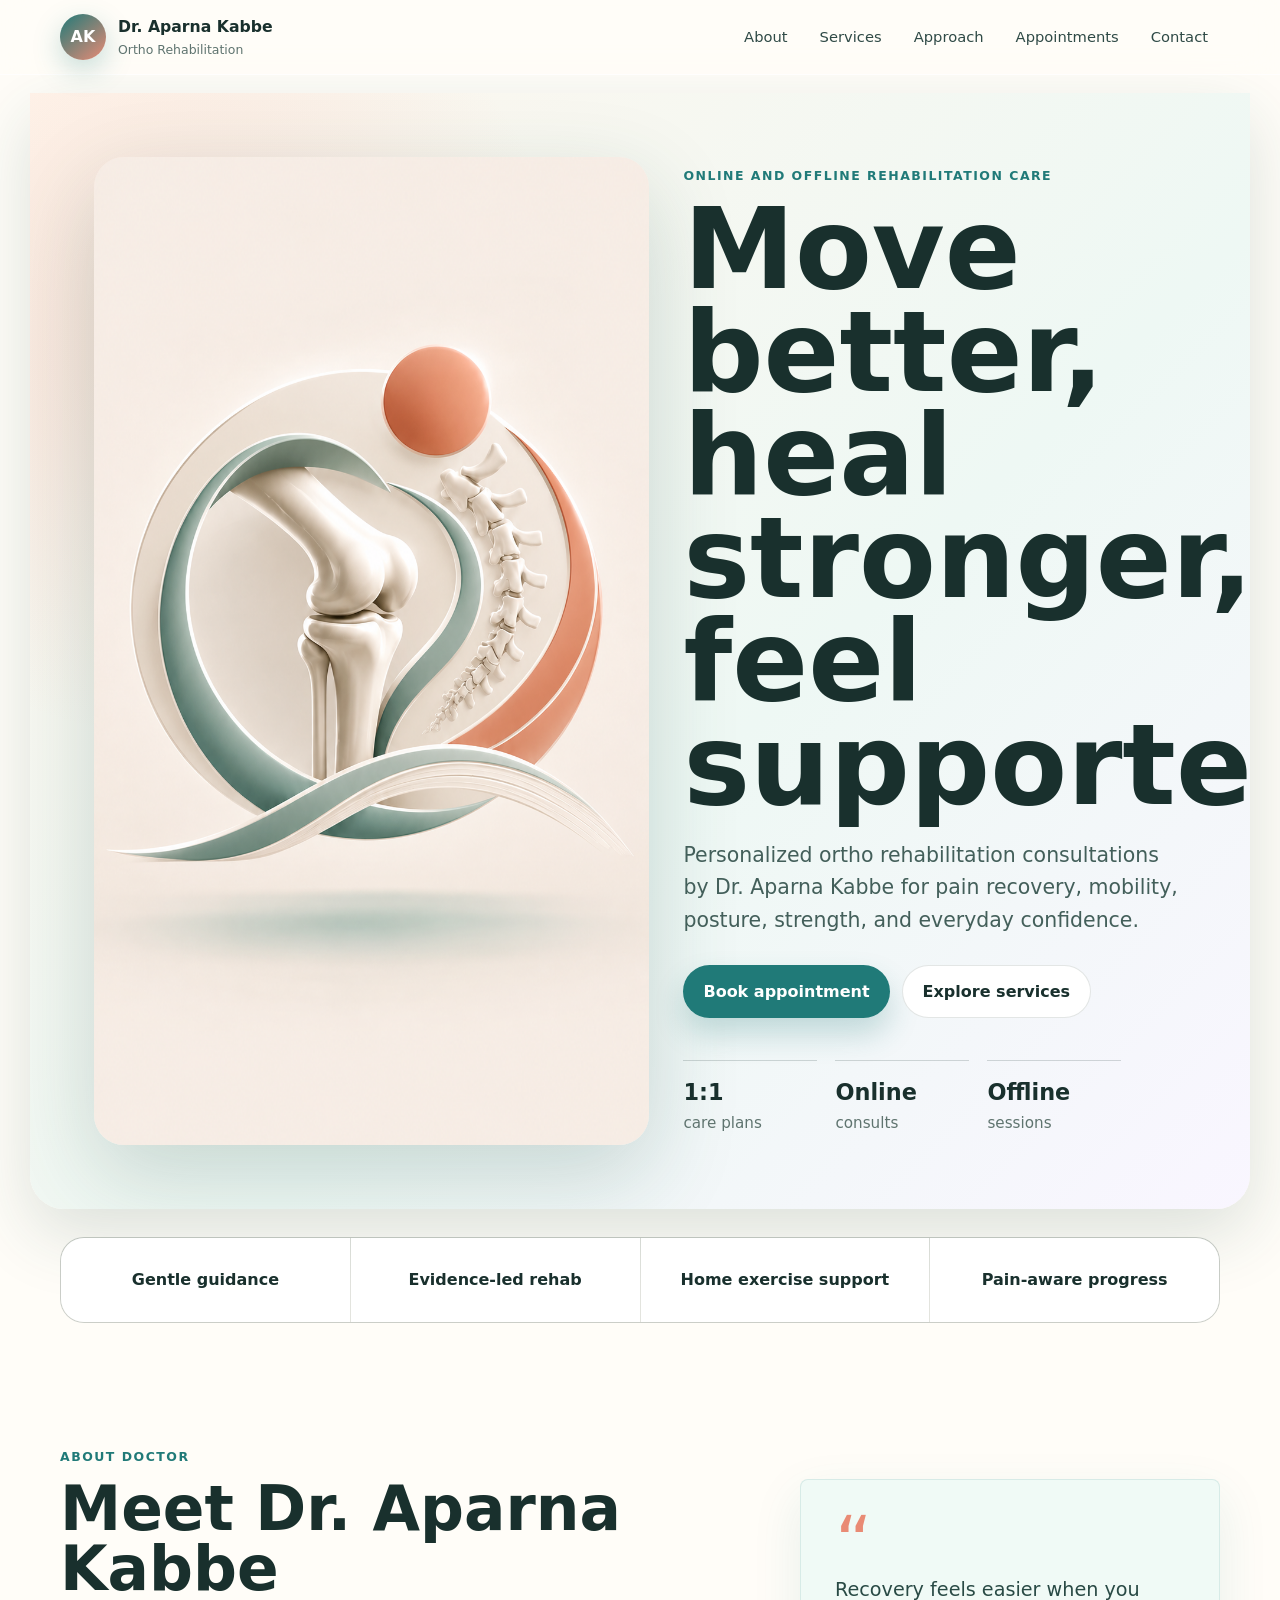
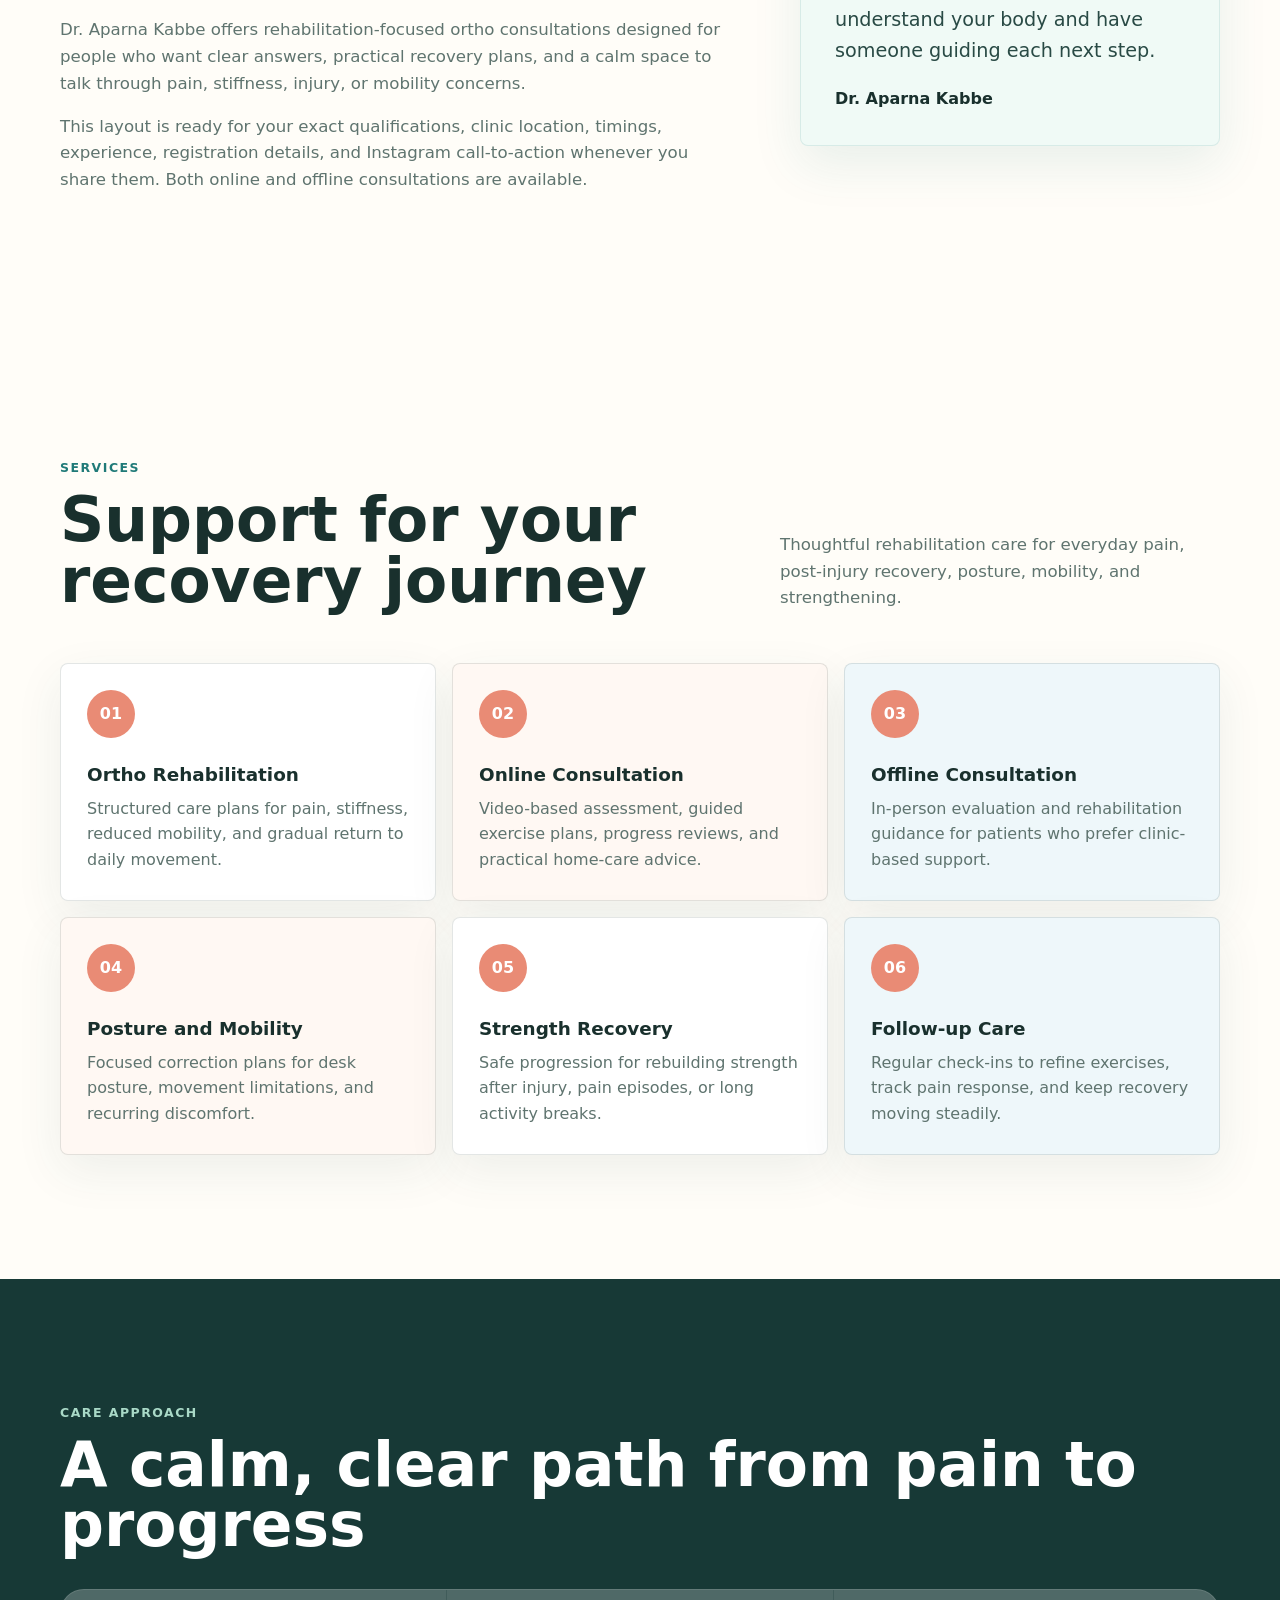
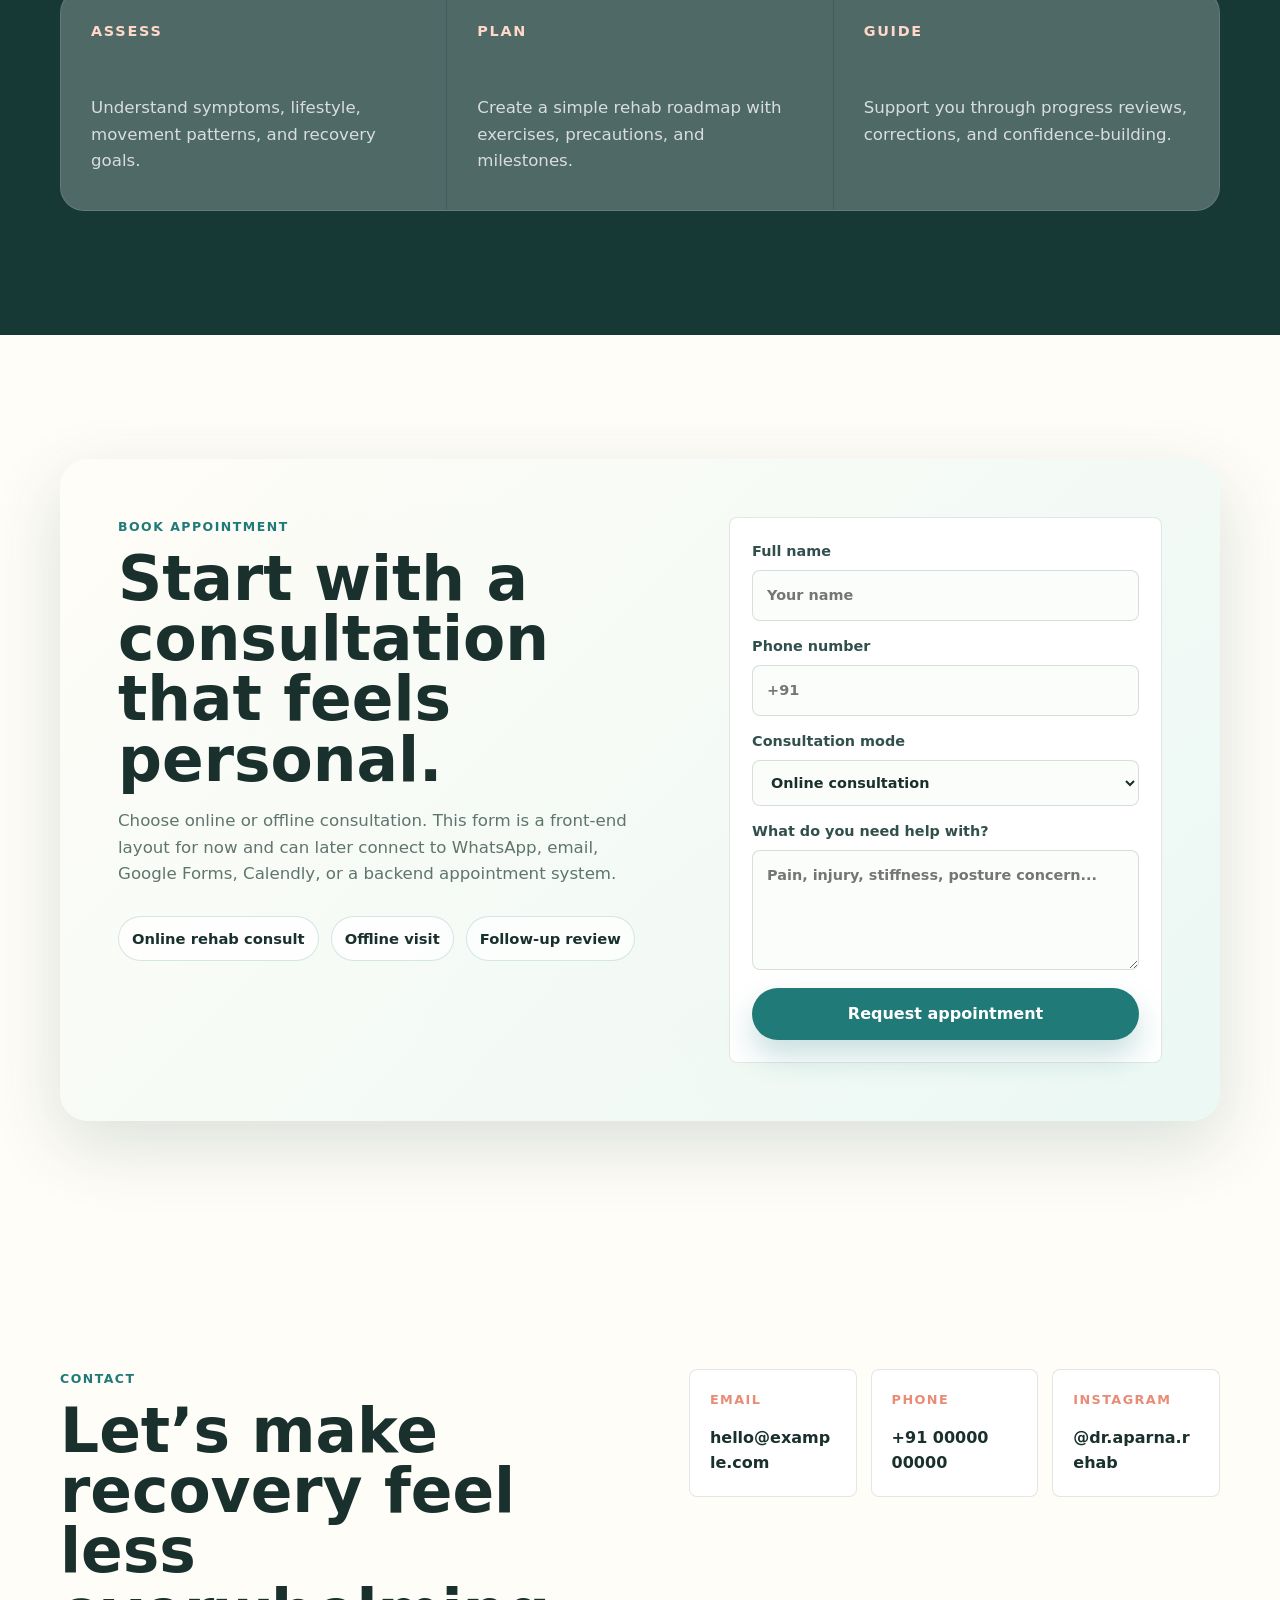
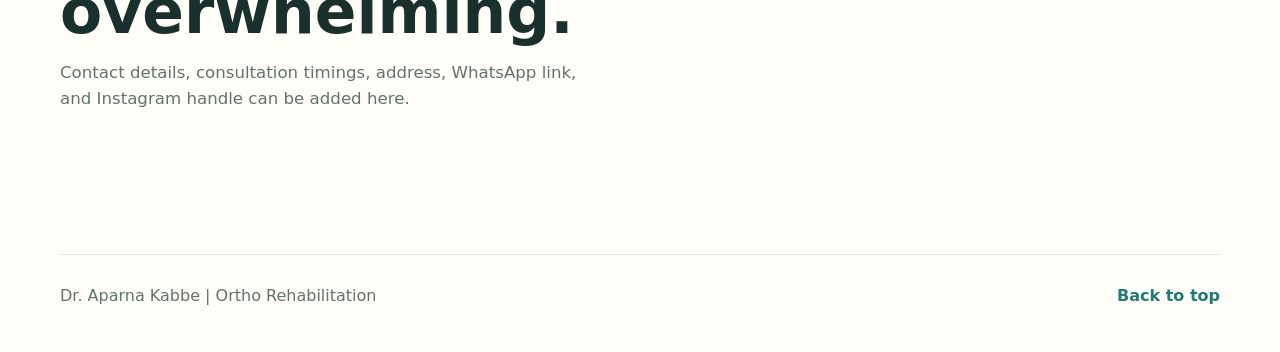
<file: aparna-ortho-web/index.html>
<!DOCTYPE html>
<html lang="en">
<head>
  <meta charset="UTF-8">
  <meta name="viewport" content="width=device-width, initial-scale=1.0">
  <meta name="description" content="Warm, supportive rehabilitation consultations with Dr. Aparna Kabbe. Online and offline ortho rehabilitation care.">
  <title>Dr. Aparna Kabbe | Ortho Rehabilitation</title>
  <link rel="stylesheet" href="styles.css">
</head>
<body>
  <header class="site-header" id="top">
    <nav class="nav-shell" aria-label="Primary navigation">
      <a class="brand" href="#top" aria-label="Dr. Aparna Kabbe home">
        <span class="brand-mark">AK</span>
        <span>
          <strong>Dr. Aparna Kabbe</strong>
          <small>Ortho Rehabilitation</small>
        </span>
      </a>
      <button class="nav-toggle" type="button" aria-label="Open menu" aria-expanded="false">
        <span></span>
        <span></span>
        <span></span>
      </button>
      <div class="nav-links">
        <a href="#about">About</a>
        <a href="#services">Services</a>
        <a href="#approach">Approach</a>
        <a href="#appointment">Appointments</a>
        <a href="#contact">Contact</a>
      </div>
    </nav>
  </header>

  <main>
    <section class="hero section-band">
      <div class="hero-media" aria-hidden="true">
        <img src="assets/rehab-hero.png" alt="">
      </div>
      <div class="hero-content">
        <p class="eyebrow">Online and offline rehabilitation care</p>
        <h1>Move better, heal stronger, feel supported.</h1>
        <p class="hero-copy">
          Personalized ortho rehabilitation consultations by Dr. Aparna Kabbe for pain recovery,
          mobility, posture, strength, and everyday confidence.
        </p>
        <div class="hero-actions">
          <a class="button primary" href="#appointment">Book appointment</a>
          <a class="button secondary" href="#services">Explore services</a>
        </div>
        <div class="quick-stats" aria-label="Practice highlights">
          <span><strong>1:1</strong> care plans</span>
          <span><strong>Online</strong> consults</span>
          <span><strong>Offline</strong> sessions</span>
        </div>
      </div>
    </section>

    <section class="intro-strip" aria-label="Care promise">
      <span>Gentle guidance</span>
      <span>Evidence-led rehab</span>
      <span>Home exercise support</span>
      <span>Pain-aware progress</span>
    </section>

    <section class="section about" id="about">
      <div class="section-kicker">About doctor</div>
      <div class="split">
        <div>
          <h2>Meet Dr. Aparna Kabbe</h2>
          <p>
            Dr. Aparna Kabbe offers rehabilitation-focused ortho consultations designed for people
            who want clear answers, practical recovery plans, and a calm space to talk through pain,
            stiffness, injury, or mobility concerns.
          </p>
          <p>
            This layout is ready for your exact qualifications, clinic location, timings,
            experience, registration details, and Instagram call-to-action whenever you share them.
            Both online and offline consultations are available.
          </p>
        </div>
        <aside class="doctor-note">
          <span class="quote-mark">“</span>
          <p>
            Recovery feels easier when you understand your body and have someone guiding each next step.
          </p>
          <strong>Dr. Aparna Kabbe</strong>
        </aside>
      </div>
    </section>

    <section class="section services" id="services">
      <div class="section-heading">
        <div>
          <div class="section-kicker">Services</div>
          <h2>Support for your recovery journey</h2>
        </div>
        <p>Thoughtful rehabilitation care for everyday pain, post-injury recovery, posture, mobility, and strengthening.</p>
      </div>

      <div class="service-grid">
        <article class="service-card">
          <span class="service-icon">01</span>
          <h3>Ortho Rehabilitation</h3>
          <p>Structured care plans for pain, stiffness, reduced mobility, and gradual return to daily movement.</p>
        </article>
        <article class="service-card">
          <span class="service-icon">02</span>
          <h3>Online Consultation</h3>
          <p>Video-based assessment, guided exercise plans, progress reviews, and practical home-care advice.</p>
        </article>
        <article class="service-card">
          <span class="service-icon">03</span>
          <h3>Offline Consultation</h3>
          <p>In-person evaluation and rehabilitation guidance for patients who prefer clinic-based support.</p>
        </article>
        <article class="service-card">
          <span class="service-icon">04</span>
          <h3>Posture and Mobility</h3>
          <p>Focused correction plans for desk posture, movement limitations, and recurring discomfort.</p>
        </article>
        <article class="service-card">
          <span class="service-icon">05</span>
          <h3>Strength Recovery</h3>
          <p>Safe progression for rebuilding strength after injury, pain episodes, or long activity breaks.</p>
        </article>
        <article class="service-card">
          <span class="service-icon">06</span>
          <h3>Follow-up Care</h3>
          <p>Regular check-ins to refine exercises, track pain response, and keep recovery moving steadily.</p>
        </article>
      </div>
    </section>

    <section class="section approach" id="approach">
      <div class="section-kicker">Care approach</div>
      <h2>A calm, clear path from pain to progress</h2>
      <div class="timeline">
        <div>
          <span>Assess</span>
          <p>Understand symptoms, lifestyle, movement patterns, and recovery goals.</p>
        </div>
        <div>
          <span>Plan</span>
          <p>Create a simple rehab roadmap with exercises, precautions, and milestones.</p>
        </div>
        <div>
          <span>Guide</span>
          <p>Support you through progress reviews, corrections, and confidence-building.</p>
        </div>
      </div>
    </section>

    <section class="section appointment" id="appointment">
      <div class="appointment-panel">
        <div>
          <div class="section-kicker">Book appointment</div>
          <h2>Start with a consultation that feels personal.</h2>
          <p>
            Choose online or offline consultation. This form is a front-end layout for now and can
            later connect to WhatsApp, email, Google Forms, Calendly, or a backend appointment system.
          </p>
          <div class="contact-pills">
            <span>Online rehab consult</span>
            <span>Offline visit</span>
            <span>Follow-up review</span>
          </div>
        </div>
        <form class="booking-form">
          <label>
            Full name
            <input type="text" name="name" placeholder="Your name">
          </label>
          <label>
            Phone number
            <input type="tel" name="phone" placeholder="+91">
          </label>
          <label>
            Consultation mode
            <select name="mode">
              <option>Online consultation</option>
              <option>Offline consultation</option>
              <option>Not sure yet</option>
            </select>
          </label>
          <label>
            What do you need help with?
            <textarea name="message" rows="4" placeholder="Pain, injury, stiffness, posture concern..."></textarea>
          </label>
          <button class="button primary form-button" type="submit">Request appointment</button>
        </form>
      </div>
    </section>

    <section class="section contact" id="contact">
      <div class="contact-layout">
        <div>
          <div class="section-kicker">Contact</div>
          <h2>Let’s make recovery feel less overwhelming.</h2>
          <p>Contact details, consultation timings, address, WhatsApp link, and Instagram handle can be added here.</p>
        </div>
        <div class="contact-grid">
          <a href="mailto:hello@example.com">
            <span>Email</span>
            hello@example.com
          </a>
          <a href="tel:+910000000000">
            <span>Phone</span>
            +91 00000 00000
          </a>
          <a href="#" aria-label="Instagram placeholder">
            <span>Instagram</span>
            @dr.aparna.rehab
          </a>
        </div>
      </div>
    </section>
  </main>

  <footer class="site-footer">
    <p>Dr. Aparna Kabbe | Ortho Rehabilitation</p>
    <a class="back-to-top" href="#top">Back to top</a>
  </footer>

  <script src="script.js"></script>
</body>
</html>
</file>
<file: aparna-ortho-web/styles.css>
:root {
  --ink: #19302d;
  --muted: #5f746f;
  --soft: #f8f2eb;
  --paper: #fffdf8;
  --sage: #8fb8a5;
  --teal: #207a78;
  --coral: #e98b75;
  --gold: #d3a94f;
  --blue: #eaf4f7;
  --line: rgba(25, 48, 45, 0.12);
  --shadow: 0 24px 70px rgba(33, 72, 67, 0.16);
}

* {
  box-sizing: border-box;
}

html {
  scroll-behavior: smooth;
}

body {
  margin: 0;
  color: var(--ink);
  background: var(--paper);
  font-family: Inter, ui-sans-serif, system-ui, -apple-system, BlinkMacSystemFont, "Segoe UI", sans-serif;
  line-height: 1.6;
}

a {
  color: inherit;
  text-decoration: none;
}

img {
  display: block;
  max-width: 100%;
}

.site-header {
  position: sticky;
  top: 0;
  z-index: 30;
  padding: 14px 18px;
  backdrop-filter: blur(18px);
  background: rgba(255, 253, 248, 0.78);
  border-bottom: 1px solid rgba(255, 255, 255, 0.58);
}

.nav-shell {
  width: min(1160px, 100%);
  margin: 0 auto;
  display: flex;
  align-items: center;
  justify-content: space-between;
  gap: 20px;
}

.brand {
  display: inline-flex;
  align-items: center;
  gap: 12px;
}

.brand-mark {
  width: 46px;
  height: 46px;
  display: grid;
  place-items: center;
  border-radius: 50%;
  color: white;
  font-weight: 800;
  background: linear-gradient(140deg, var(--teal), var(--coral));
  box-shadow: 0 10px 28px rgba(32, 122, 120, 0.26);
}

.brand strong,
.brand small {
  display: block;
}

.brand strong {
  font-size: 0.98rem;
  letter-spacing: 0;
}

.brand small {
  color: var(--muted);
  font-size: 0.78rem;
}

.nav-links {
  display: flex;
  align-items: center;
  gap: 8px;
}

.nav-links a {
  padding: 10px 12px;
  color: #2f4a46;
  font-size: 0.92rem;
  border-radius: 999px;
}

.nav-links a:hover {
  background: rgba(143, 184, 165, 0.18);
}

.nav-toggle {
  width: 42px;
  height: 42px;
  display: none;
  place-items: center;
  gap: 4px;
  padding: 10px;
  border: 1px solid var(--line);
  border-radius: 50%;
  background: white;
}

.nav-toggle span {
  width: 18px;
  height: 2px;
  display: block;
  background: var(--ink);
}

.section-band {
  width: min(1220px, calc(100% - 36px));
  margin: 18px auto 0;
}

.hero {
  min-height: calc(100vh - 98px);
  display: grid;
  grid-template-columns: minmax(0, 1.05fr) minmax(380px, 0.95fr);
  align-items: center;
  gap: 34px;
  padding: 64px clamp(22px, 5vw, 68px);
  overflow: hidden;
  border-radius: 0 0 34px 34px;
  background:
    radial-gradient(circle at 12% 22%, rgba(233, 139, 117, 0.20), transparent 29%),
    linear-gradient(135deg, #fff7ee 0%, #eef8f4 58%, #f9f6ff 100%);
  box-shadow: var(--shadow);
}

.hero-content {
  max-width: 680px;
}

.eyebrow,
.section-kicker {
  margin: 0 0 12px;
  color: var(--teal);
  font-size: 0.78rem;
  font-weight: 800;
  letter-spacing: 0.12em;
  text-transform: uppercase;
}

h1,
h2,
h3,
p {
  margin-top: 0;
}

h1 {
  max-width: 760px;
  margin-bottom: 22px;
  font-size: clamp(3.35rem, 9vw, 7rem);
  line-height: 0.92;
  letter-spacing: 0;
}

h2 {
  margin-bottom: 18px;
  font-size: clamp(2rem, 4.8vw, 4.7rem);
  line-height: 0.98;
  letter-spacing: 0;
}

h3 {
  margin-bottom: 10px;
  font-size: 1.15rem;
  line-height: 1.2;
}

.hero-copy {
  max-width: 620px;
  color: #435f5a;
  font-size: clamp(1.02rem, 2vw, 1.28rem);
}

.hero-actions,
.contact-pills {
  display: flex;
  flex-wrap: wrap;
  gap: 12px;
  margin-top: 28px;
}

.button {
  min-height: 48px;
  display: inline-flex;
  align-items: center;
  justify-content: center;
  padding: 13px 20px;
  border: 0;
  border-radius: 999px;
  font: inherit;
  font-weight: 800;
  cursor: pointer;
  transition: transform 180ms ease, box-shadow 180ms ease, background 180ms ease;
}

.button:hover {
  transform: translateY(-2px);
}

.button.primary {
  color: white;
  background: var(--teal);
  box-shadow: 0 16px 30px rgba(32, 122, 120, 0.24);
}

.button.secondary {
  color: var(--ink);
  background: white;
  border: 1px solid rgba(25, 48, 45, 0.12);
}

.quick-stats {
  display: flex;
  flex-wrap: wrap;
  gap: 18px;
  margin-top: 42px;
}

.quick-stats span {
  min-width: 134px;
  padding-top: 14px;
  border-top: 1px solid rgba(25, 48, 45, 0.18);
  color: var(--muted);
  font-size: 0.95rem;
}

.quick-stats strong {
  display: block;
  color: var(--ink);
  font-size: 1.4rem;
}

.hero-media {
  align-self: stretch;
  min-height: 520px;
  border-radius: 30px;
  overflow: hidden;
  box-shadow: 0 30px 90px rgba(30, 80, 72, 0.20);
}

.hero-media img {
  width: 100%;
  height: 100%;
  object-fit: cover;
}

.intro-strip {
  width: min(1160px, calc(100% - 36px));
  margin: 28px auto 0;
  display: grid;
  grid-template-columns: repeat(4, 1fr);
  gap: 1px;
  overflow: hidden;
  border: 1px solid var(--line);
  border-radius: 24px;
  background: var(--line);
}

.intro-strip span {
  min-height: 84px;
  display: grid;
  place-items: center;
  padding: 18px;
  text-align: center;
  font-weight: 800;
  background: white;
}

.section {
  width: min(1160px, calc(100% - 36px));
  margin: 0 auto;
  padding: clamp(72px, 10vw, 124px) 0;
}

.split {
  display: grid;
  grid-template-columns: minmax(0, 1fr) minmax(320px, 420px);
  gap: clamp(28px, 6vw, 70px);
  align-items: start;
}

.split p,
.section-heading p,
.appointment-panel p,
.contact-layout p {
  color: var(--muted);
  font-size: 1.04rem;
}

.doctor-note {
  position: relative;
  padding: 34px;
  border-radius: 8px;
  background: #f0faf6;
  border: 1px solid rgba(32, 122, 120, 0.12);
  box-shadow: 0 18px 50px rgba(32, 122, 120, 0.10);
}

.quote-mark {
  color: var(--coral);
  font-size: 4.5rem;
  line-height: 0.8;
}

.doctor-note p {
  color: #294a45;
  font-size: 1.2rem;
}

.section-heading {
  display: grid;
  grid-template-columns: minmax(0, 1fr) minmax(280px, 440px);
  gap: 28px;
  align-items: end;
  margin-bottom: 34px;
}

.service-grid {
  display: grid;
  grid-template-columns: repeat(3, 1fr);
  gap: 16px;
}

.service-card {
  min-height: 238px;
  padding: 26px;
  border-radius: 8px;
  background: white;
  border: 1px solid var(--line);
  box-shadow: 0 16px 48px rgba(40, 78, 72, 0.08);
}

.service-card:nth-child(2n) {
  background: #fff8f3;
}

.service-card:nth-child(3n) {
  background: #eef7fa;
}

.service-icon {
  width: 48px;
  height: 48px;
  display: grid;
  place-items: center;
  margin-bottom: 26px;
  border-radius: 50%;
  color: white;
  font-weight: 900;
  background: var(--coral);
}

.service-card p {
  color: var(--muted);
  margin-bottom: 0;
}

.approach {
  width: 100%;
  max-width: none;
  padding-left: max(18px, calc((100vw - 1160px) / 2));
  padding-right: max(18px, calc((100vw - 1160px) / 2));
  background: #173936;
  color: white;
}

.approach .section-kicker {
  color: #a9d9c7;
}

.timeline {
  display: grid;
  grid-template-columns: repeat(3, 1fr);
  gap: 1px;
  margin-top: 34px;
  background: rgba(255, 255, 255, 0.18);
  border: 1px solid rgba(255, 255, 255, 0.18);
  border-radius: 24px;
  overflow: hidden;
}

.timeline div {
  min-height: 220px;
  padding: 30px;
  background: rgba(255, 255, 255, 0.08);
}

.timeline span {
  display: block;
  margin-bottom: 52px;
  color: #ffd8c9;
  font-size: 0.9rem;
  font-weight: 900;
  letter-spacing: 0.12em;
  text-transform: uppercase;
}

.timeline p {
  margin-bottom: 0;
  color: rgba(255, 255, 255, 0.78);
  font-size: 1.04rem;
}

.appointment-panel {
  display: grid;
  grid-template-columns: minmax(0, 0.9fr) minmax(320px, 0.72fr);
  gap: clamp(24px, 6vw, 70px);
  align-items: start;
  padding: clamp(26px, 5vw, 58px);
  border-radius: 28px;
  background:
    linear-gradient(135deg, rgba(255, 253, 248, 0.96), rgba(235, 248, 244, 0.96)),
    url("assets/calm-pattern.png");
  background-size: cover;
  box-shadow: var(--shadow);
}

.contact-pills span {
  padding: 10px 13px;
  border: 1px solid rgba(32, 122, 120, 0.18);
  border-radius: 999px;
  background: rgba(255, 255, 255, 0.72);
  font-size: 0.92rem;
  font-weight: 800;
}

.booking-form {
  display: grid;
  gap: 14px;
  padding: 22px;
  border-radius: 8px;
  background: white;
  border: 1px solid var(--line);
}

label {
  display: grid;
  gap: 7px;
  color: #31504b;
  font-size: 0.9rem;
  font-weight: 800;
}

input,
select,
textarea {
  width: 100%;
  border: 1px solid rgba(25, 48, 45, 0.15);
  border-radius: 8px;
  padding: 13px 14px;
  color: var(--ink);
  background: #fbfdfa;
  font: inherit;
  resize: vertical;
}

input:focus,
select:focus,
textarea:focus {
  outline: 3px solid rgba(32, 122, 120, 0.16);
  border-color: var(--teal);
}

.form-button {
  width: 100%;
  margin-top: 4px;
}

.contact-layout {
  display: grid;
  grid-template-columns: minmax(0, 0.92fr) minmax(320px, 0.9fr);
  gap: clamp(28px, 7vw, 86px);
  align-items: start;
}

.contact-grid {
  display: grid;
  grid-template-columns: repeat(3, minmax(0, 1fr));
  gap: 14px;
}

.contact-grid a {
  min-height: 128px;
  display: flex;
  flex-direction: column;
  justify-content: space-between;
  padding: 20px;
  border: 1px solid var(--line);
  border-radius: 8px;
  background: white;
  font-weight: 800;
  word-break: break-word;
}

.contact-grid span {
  color: var(--coral);
  font-size: 0.8rem;
  letter-spacing: 0.11em;
  text-transform: uppercase;
}

.site-footer {
  display: flex;
  justify-content: space-between;
  gap: 18px;
  width: min(1160px, calc(100% - 36px));
  margin: 0 auto;
  padding: 28px 0 44px;
  color: var(--muted);
  border-top: 1px solid var(--line);
}

.site-footer p {
  margin: 0;
}

.site-footer a {
  font-weight: 800;
  color: var(--teal);
}

@media (max-width: 900px) {
  .nav-toggle {
    display: grid;
  }

  .nav-links {
    position: absolute;
    top: 76px;
    left: 18px;
    right: 18px;
    display: none;
    padding: 14px;
    border: 1px solid var(--line);
    border-radius: 20px;
    background: white;
    box-shadow: var(--shadow);
  }

  .nav-links.is-open {
    display: grid;
  }

  .hero,
  .split,
  .section-heading,
  .appointment-panel,
  .contact-layout {
    grid-template-columns: 1fr;
  }

  .hero {
    min-height: auto;
    padding-top: 44px;
  }

  .hero-media {
    min-height: 360px;
    order: -1;
  }

  .intro-strip,
  .service-grid,
  .timeline {
    grid-template-columns: 1fr 1fr;
  }

  .contact-grid {
    grid-template-columns: repeat(3, minmax(0, 1fr));
  }
}

@media (max-width: 620px) {
  .site-header {
    padding: 10px 12px;
  }

  .brand strong {
    font-size: 0.9rem;
  }

  .brand small {
    font-size: 0.72rem;
  }

  .section-band,
  .section,
  .intro-strip,
  .site-footer {
    width: min(100% - 24px, 1160px);
  }

  .hero {
    gap: 24px;
    padding: 26px 18px 32px;
    border-radius: 0 0 24px 24px;
  }

  h1 {
    font-size: clamp(3rem, 17vw, 4.1rem);
  }

  h2 {
    font-size: clamp(2rem, 12vw, 3.1rem);
  }

  .hero-actions .button {
    width: 100%;
  }

  .intro-strip,
  .service-grid,
  .timeline,
  .contact-grid {
    grid-template-columns: 1fr;
  }

  .timeline div {
    min-height: 190px;
  }

  .timeline span {
    margin-bottom: 32px;
  }

  .site-footer {
    flex-direction: column;
  }
}
</file>
